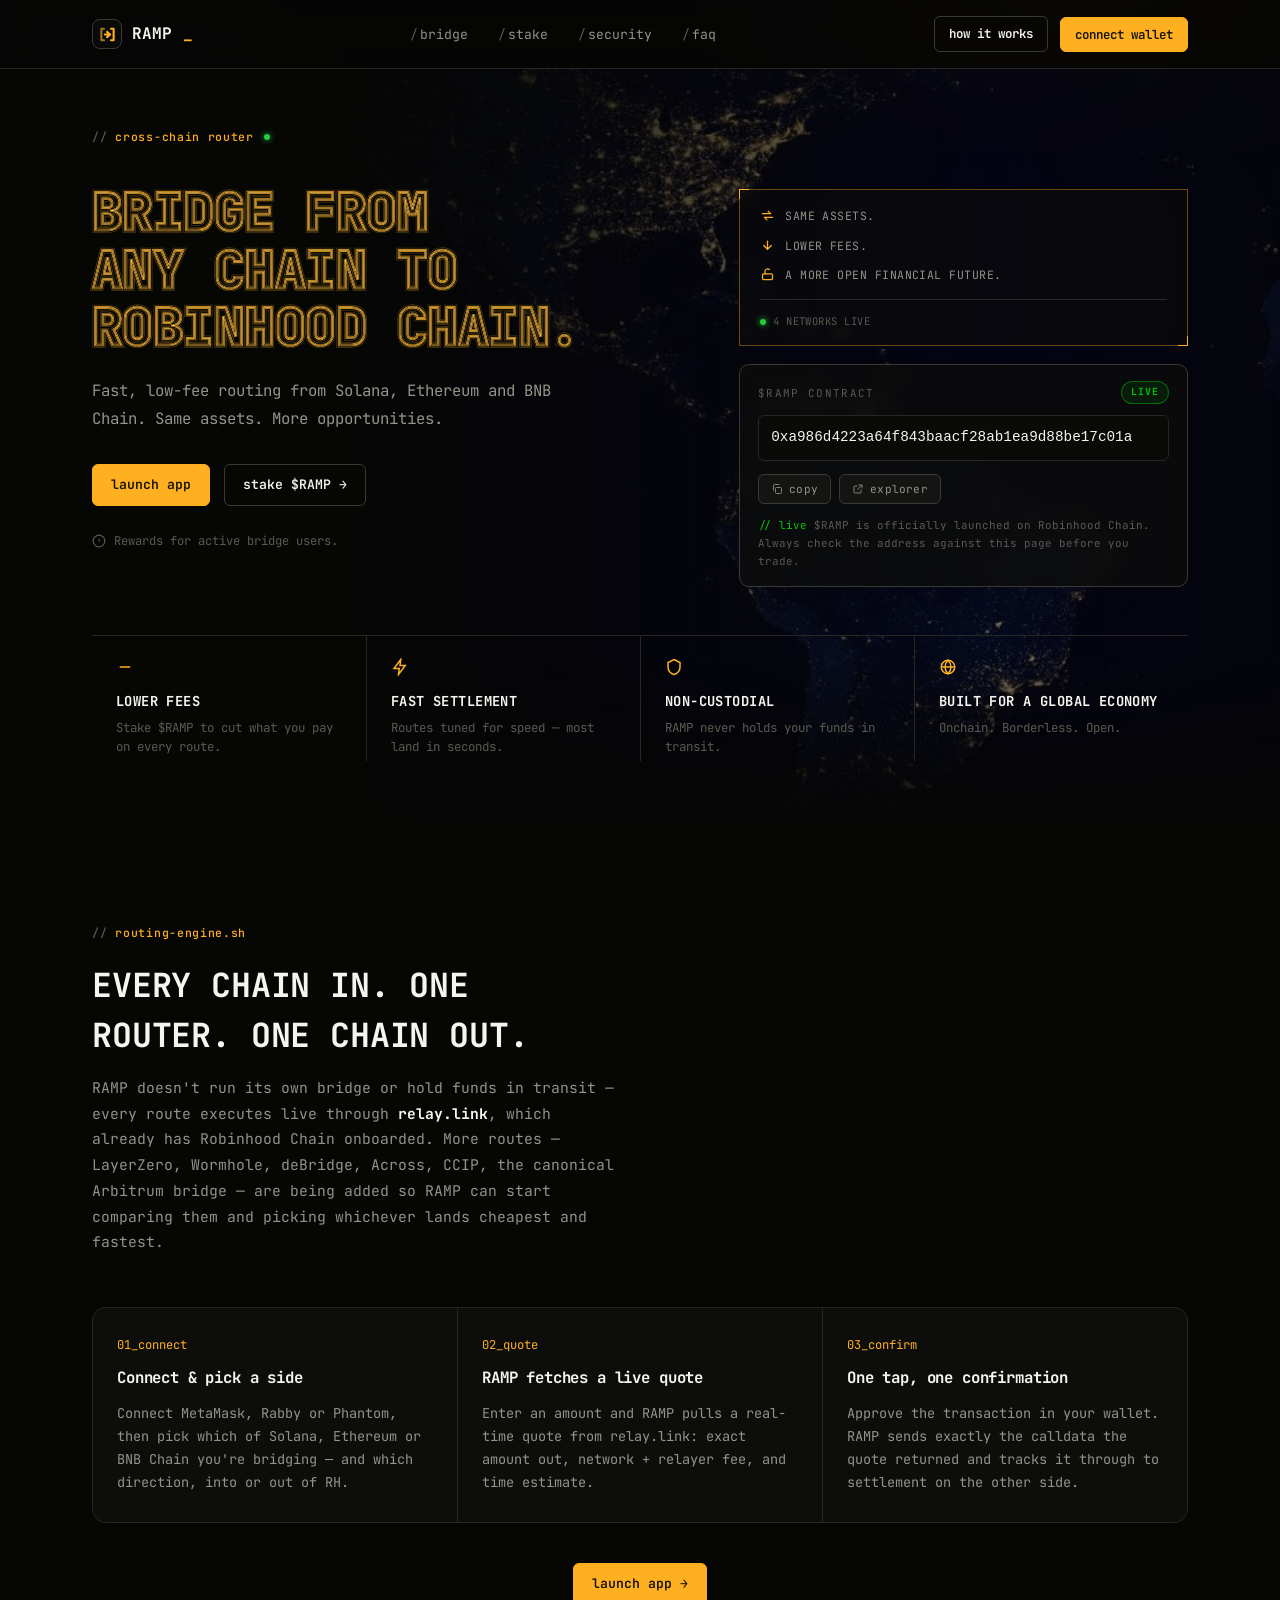
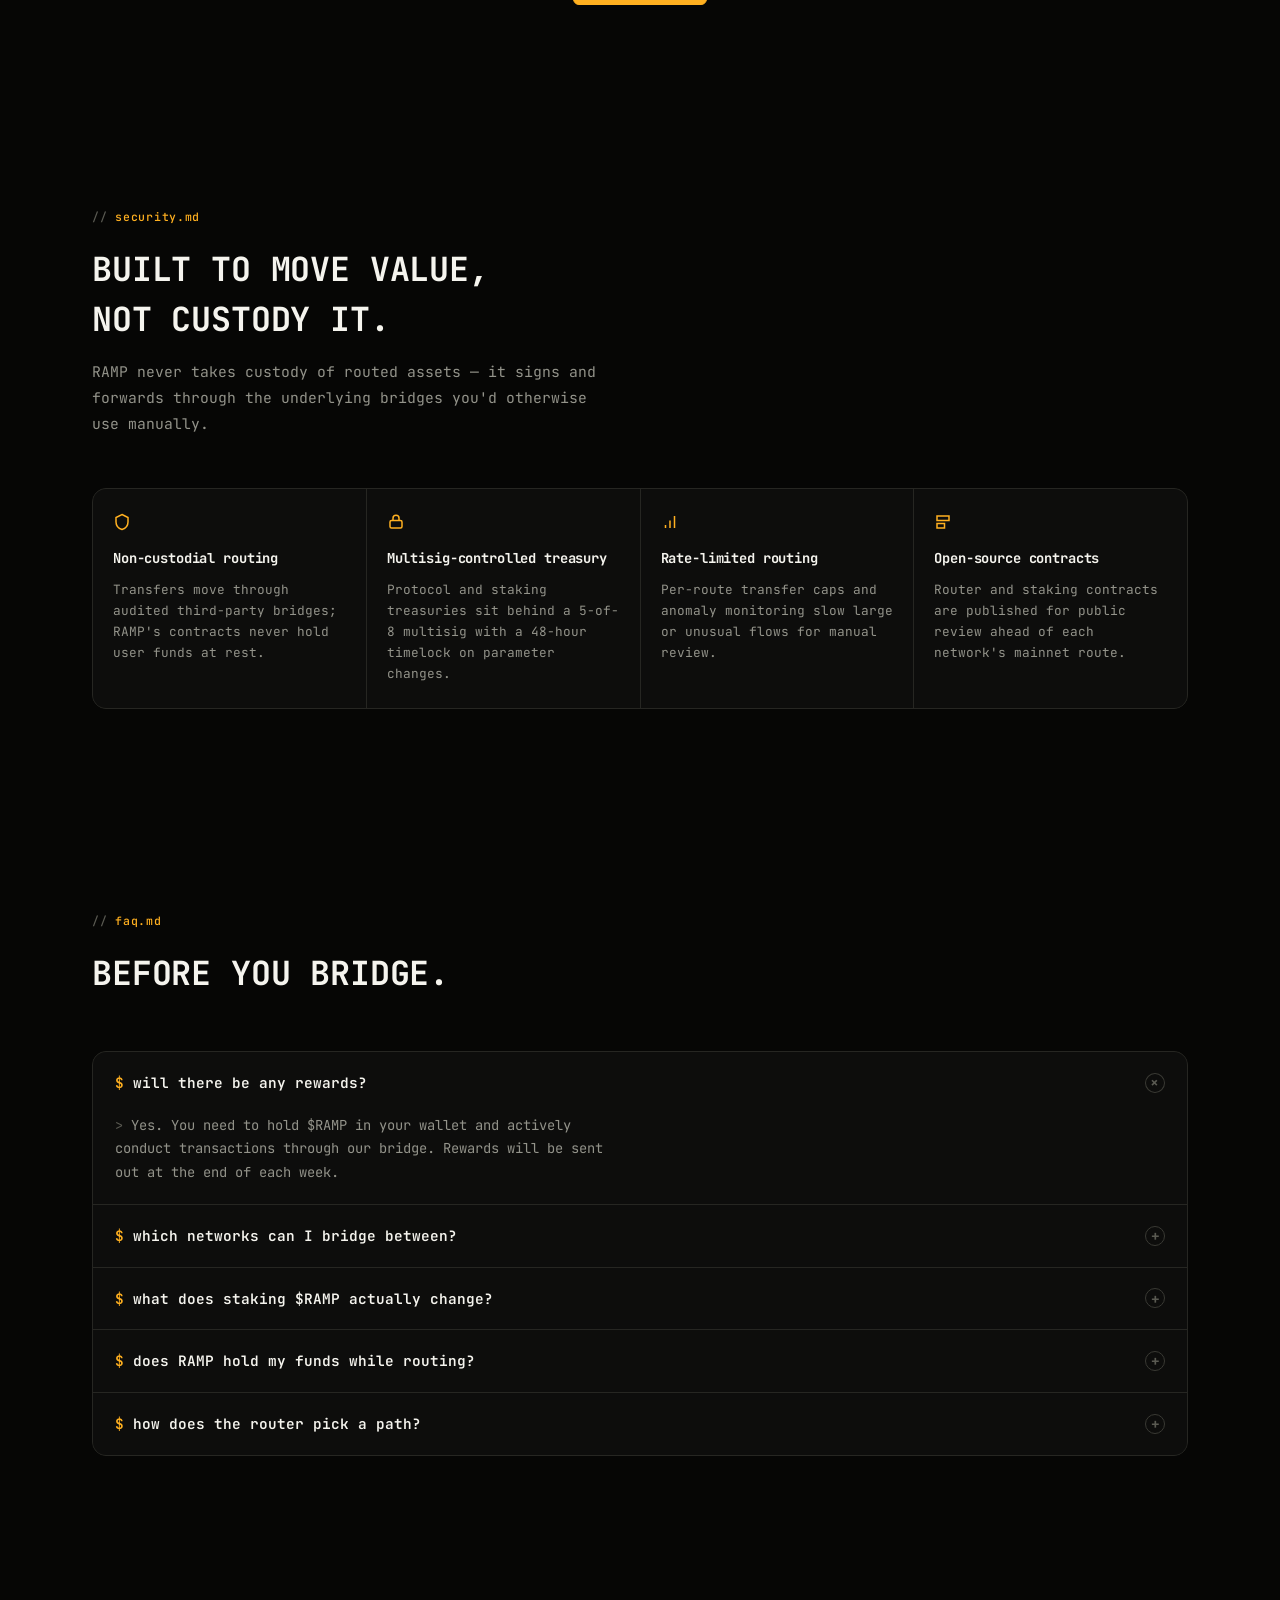
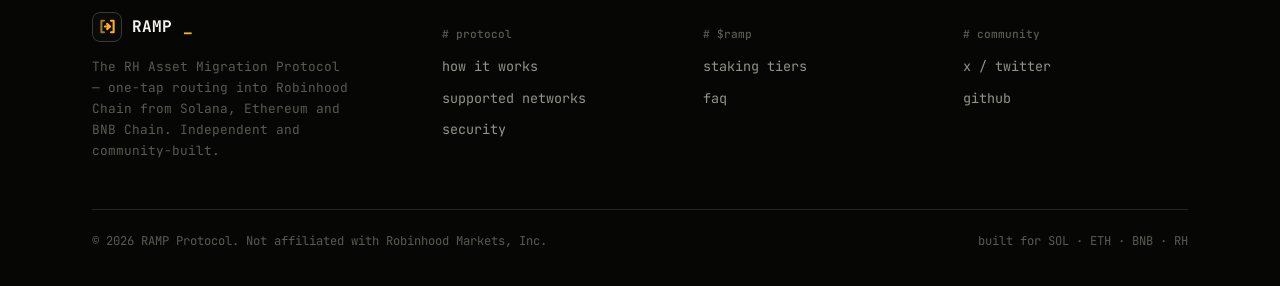
<file: ramp-protocol-main/index.html>
<!doctype html>
<html lang="en">
<head>
  <meta charset="utf-8">
  <meta name="viewport" content="width=device-width, initial-scale=1">
  <link rel="icon" href="favicon.svg" type="image/svg+xml">
  <link rel="icon" href="favicon-32.png" sizes="32x32" type="image/png">
  <link rel="icon" href="favicon-192.png" sizes="192x192" type="image/png">
  <link rel="apple-touch-icon" href="apple-touch-icon.png">
  <title>RAMP Protocol</title>
  <link rel="preconnect" href="https://fonts.googleapis.com">
  <link rel="preconnect" href="https://fonts.gstatic.com" crossorigin>
  <link href="https://fonts.googleapis.com/css2?family=JetBrains+Mono:wght@400;500;600;700;800&display=swap" rel="stylesheet">
  <link rel="stylesheet" href="styles.css">
</head>
<body>
<div class="atmosphere" aria-hidden="true"></div>

<div class="modal-overlay" id="walletModal" hidden>
  <div class="term modal-panel" role="dialog" aria-modal="true" aria-labelledby="walletModalTitle">
    <div class="term-bar">
      <span class="term-dot" style="background:var(--dot-red);"></span>
      <span class="term-dot" style="background:var(--dot-amber);"></span>
      <span class="term-dot" style="background:var(--dot-green);"></span>
      <span class="term-title" id="walletModalTitle">connect-wallet.sh</span>
      <button class="modal-close" id="walletModalClose" aria-label="Close" style="margin-left:auto;">✕</button>
    </div>
    <div class="term-body">
      <button class="wallet-row" data-wallet="metamask">
        <span class="wallet-row-main">
          <span class="wallet-swatch" style="background:#f6851b;">MM</span>
          <span>
            <span class="wallet-name" style="display:block;">MetaMask</span>
            <span class="wallet-sub">EVM · ETH / BNB</span>
          </span>
        </span>
        <span class="wallet-status" data-status="metamask">checking…</span>
      </button>
      <button class="wallet-row" data-wallet="rabby">
        <span class="wallet-row-main">
          <span class="wallet-swatch" style="background:#7a7ffc;">RB</span>
          <span>
            <span class="wallet-name" style="display:block;">Rabby Wallet</span>
            <span class="wallet-sub">EVM · ETH / BNB</span>
          </span>
        </span>
        <span class="wallet-status" data-status="rabby">checking…</span>
      </button>
      <button class="wallet-row" data-wallet="phantom">
        <span class="wallet-row-main">
          <span class="wallet-swatch" style="background:#ab9ff2;">PH</span>
          <span>
            <span class="wallet-name" style="display:block;">Phantom</span>
            <span class="wallet-sub">Solana</span>
          </span>
        </span>
        <span class="wallet-status" data-status="phantom">checking…</span>
      </button>
    </div>
    <div class="modal-foot">Connecting only shares your public address for a quote. RAMP requests a signature only when you press Bridge on the next screen — always review the transaction in your wallet before approving it.</div>
  </div>
</div>

<header class="nav">
  <div class="wrap nav-row">
    <a class="brand" href="index.html">
      <span class="brand-mark">
        <svg viewBox="0 0 100 100" aria-hidden="true">
          <path d="M31.6,20.1 H17.8 V79.9 H31.6" fill="none" stroke="#9c7a1f" stroke-width="10.9" stroke-linecap="round" stroke-linejoin="round"/>
          <path d="M68.4,20.1 H82.2 V79.9 H68.4" fill="none" stroke="#ffb020" stroke-width="10.9" stroke-linecap="round" stroke-linejoin="round"/>
          <path d="M36.2,50 H56.9 M47.7,36.2 L63.8,50 L47.7,63.8" fill="none" stroke="#ffb020" stroke-width="10.9" stroke-linecap="round" stroke-linejoin="round"/>
        </svg>
      </span>
      RAMP<span class="cursor-blink">_</span>
    </a>
    <ul class="nav-links">
      <li><a href="bridge.html" data-nav="bridge">bridge</a></li>
      <li><a href="stake.html" data-nav="stake">stake</a></li>
      <li><a href="index.html#security" data-nav="security">security</a></li>
      <li><a href="index.html#faq" data-nav="faq">faq</a></li>
    </ul>
    <div class="nav-cta">
      <a class="btn btn-ghost btn-sm" href="index.html#how">how it works</a>
      <button class="btn btn-primary btn-sm" id="navWalletBtn" data-open-wallet>connect wallet</button>
    </div>
  </div>
</header>
<main>
  <section class="hero-poster">
    <div class="hero-poster-bg" aria-hidden="true"></div>
    <div class="hero-poster-fade" aria-hidden="true"></div>
    <div class="wrap hero-poster-inner">
      <span class="eyebrow">cross-chain router <span class="dot"></span></span>

      <div class="hero-poster-grid">
        <div>
          <h1 class="stripe-h1">
            <span class="stripe-layer L1" aria-hidden="true">Bridge from any chain to Robinhood Chain.</span>
            <span class="stripe-layer L2" aria-hidden="true">Bridge from any chain to Robinhood Chain.</span>
            <span class="stripe-layer L3" aria-hidden="true">Bridge from any chain to Robinhood Chain.</span>
            <span class="stripe-layer L4" aria-hidden="true">Bridge from any chain to Robinhood Chain.</span>
            <span class="stripe-layer front">Bridge from any chain to Robinhood Chain.</span>
          </h1>
          <p class="lede">Fast, low-fee routing from Solana, Ethereum and BNB Chain. Same assets. More opportunities.</p>
          <div class="hero-ctas">
            <a class="btn btn-primary" href="bridge.html">launch app</a>
            <a class="btn btn-ghost" href="stake.html">stake $RAMP →</a>
          </div>
          <div class="hero-disclaimer">
            <svg width="14" height="14" viewBox="0 0 24 24" fill="none" stroke="currentColor" stroke-width="2"><circle cx="12" cy="12" r="10"/><path d="M12 8v5"/><path d="M12 16h.01"/></svg>
            <p>Rewards for active bridge users.</p>
          </div>
        </div>
        <div>
          <div class="bracket-box">
            <ul class="promise-list">
              <li>
                <span class="promise-ic"><svg width="15" height="15" viewBox="0 0 24 24" fill="none" stroke="currentColor" stroke-width="2" stroke-linecap="round" stroke-linejoin="round"><path d="M4 9h13l-4-4"/><path d="M20 15H7l4 4"/></svg></span>
                Same assets.
              </li>
              <li>
                <span class="promise-ic"><svg width="15" height="15" viewBox="0 0 24 24" fill="none" stroke="currentColor" stroke-width="2" stroke-linecap="round" stroke-linejoin="round"><path d="M12 5v13"/><path d="M18 12l-6 6-6-6"/></svg></span>
                Lower fees.
              </li>
              <li>
                <span class="promise-ic"><svg width="15" height="15" viewBox="0 0 24 24" fill="none" stroke="currentColor" stroke-width="2" stroke-linecap="round" stroke-linejoin="round"><rect x="4" y="11" width="16" height="9" rx="2"/><path d="M8 11V7a4 4 0 0 1 7-2.7"/></svg></span>
                A more open financial future.
              </li>
            </ul>
            <div class="promise-chains">
              <span class="promise-live"><span class="dot"></span>4 networks live</span>
            </div>
          </div>

          <div class="contract-box">
            <div class="contract-box-top">
              <span class="contract-label">$RAMP contract</span>
              <span class="contract-badge" id="contractBadge">example</span>
            </div>
            <code id="contractAddress">—</code>
            <div class="contract-actions">
              <button class="chip-btn" id="contractCopyBtn" type="button">
                <svg width="12" height="12" viewBox="0 0 24 24" fill="none" stroke="currentColor" stroke-width="2" stroke-linejoin="round"><rect x="9" y="9" width="12" height="12" rx="2"/><path d="M5 15V5a2 2 0 0 1 2-2h10"/></svg>
                <span class="chip-label">copy</span>
              </button>
              <a class="chip-btn" id="contractExplorerLink" href="#" target="_blank" rel="noopener">
                <svg width="12" height="12" viewBox="0 0 24 24" fill="none" stroke="currentColor" stroke-width="2" stroke-linecap="round" stroke-linejoin="round"><path d="M14 4h6v6"/><path d="M20 4 11 13"/><path d="M18 14v5a1 1 0 0 1-1 1H5a1 1 0 0 1-1-1V7a1 1 0 0 1 1-1h5"/></svg>
                explorer
              </a>
            </div>
            <p class="contract-note" id="contractNote"></p>
          </div>
        </div>
      </div>

      <div class="hero-feature-row">
        <div class="hero-feature">
          <span class="ic"><svg width="18" height="18" viewBox="0 0 24 24" fill="none" stroke="currentColor" stroke-width="2"><path d="M5 12h14"/></svg></span>
          <h4>Lower fees</h4>
          <p>Stake $RAMP to cut what you pay on every route.</p>
        </div>
        <div class="hero-feature">
          <span class="ic"><svg width="18" height="18" viewBox="0 0 24 24" fill="none" stroke="currentColor" stroke-width="2"><path d="M13 2 4 14h7l-1 8 9-12h-7l1-8z"/></svg></span>
          <h4>Fast settlement</h4>
          <p>Routes tuned for speed — most land in seconds.</p>
        </div>
        <div class="hero-feature">
          <span class="ic"><svg width="18" height="18" viewBox="0 0 24 24" fill="none" stroke="currentColor" stroke-width="2"><path d="M12 2l8 4v6c0 5-3.5 8.5-8 10-4.5-1.5-8-5-8-10V6z"/></svg></span>
          <h4>Non-custodial</h4>
          <p>RAMP never holds your funds in transit.</p>
        </div>
        <div class="hero-feature">
          <span class="ic"><svg width="18" height="18" viewBox="0 0 24 24" fill="none" stroke="currentColor" stroke-width="2"><circle cx="12" cy="12" r="9"/><path d="M3 12h18M12 3c2.5 2.5 4 6 4 9s-1.5 6.5-4 9c-2.5-2.5-4-6-4-9s1.5-6.5 4-9z"/></svg></span>
          <h4>Built for a global economy</h4>
          <p>Onchain. Borderless. Open.</p>
        </div>
      </div>
    </div>
  </section>
  <section id="how">
    <div class="wrap">
      <div class="section-head reveal">
        <span class="eyebrow">routing-engine.sh</span>
        <h2>Every chain in. One router. One chain out.</h2>
        <p>RAMP doesn't run its own bridge or hold funds in transit — every route executes live through <strong style="color:var(--text-hi);">relay.link</strong>, which already has Robinhood Chain onboarded. More routes — LayerZero, Wormhole, deBridge, Across, CCIP, the canonical Arbitrum bridge — are being added so RAMP can start comparing them and picking whichever lands cheapest and fastest.</p>
      </div>

      <div class="steps">
        <div class="step reveal">
          <span class="num">01_connect</span>
          <h3>Connect &amp; pick a side</h3>
          <p>Connect MetaMask, Rabby or Phantom, then pick which of Solana, Ethereum or BNB Chain you're bridging — and which direction, into or out of RH.</p>
        </div>
        <div class="step reveal">
          <span class="num">02_quote</span>
          <h3>RAMP fetches a live quote</h3>
          <p>Enter an amount and RAMP pulls a real-time quote from relay.link: exact amount out, network + relayer fee, and time estimate.</p>
        </div>
        <div class="step reveal">
          <span class="num">03_confirm</span>
          <h3>One tap, one confirmation</h3>
          <p>Approve the transaction in your wallet. RAMP sends exactly the calldata the quote returned and tracks it through to settlement on the other side.</p>
        </div>
      </div>

      <div style="margin-top:40px; text-align:center;">
        <a class="btn btn-primary" href="bridge.html">launch app →</a>
      </div>
    </div>
  </section>
  <section id="security">
    <div class="wrap">
      <div class="section-head reveal">
        <span class="eyebrow">security.md</span>
        <h2>Built to move value, not custody it.</h2>
        <p>RAMP never takes custody of routed assets — it signs and forwards through the underlying bridges you'd otherwise use manually.</p>
      </div>
      <div class="security-grid">
        <div class="security-item reveal">
          <span class="ic"><svg width="18" height="18" viewBox="0 0 24 24" fill="none" stroke="currentColor" stroke-width="2"><path d="M12 2l8 4v6c0 5-3.5 8.5-8 10-4.5-1.5-8-5-8-10V6z"/></svg></span>
          <h3>Non-custodial routing</h3>
          <p>Transfers move through audited third-party bridges; RAMP's contracts never hold user funds at rest.</p>
        </div>
        <div class="security-item reveal">
          <span class="ic"><svg width="18" height="18" viewBox="0 0 24 24" fill="none" stroke="currentColor" stroke-width="2"><rect x="4" y="10" width="16" height="10" rx="2"/><path d="M8 10V7a4 4 0 0 1 8 0v3"/></svg></span>
          <h3>Multisig-controlled treasury</h3>
          <p>Protocol and staking treasuries sit behind a 5-of-8 multisig with a 48-hour timelock on parameter changes.</p>
        </div>
        <div class="security-item reveal">
          <span class="ic"><svg width="18" height="18" viewBox="0 0 24 24" fill="none" stroke="currentColor" stroke-width="2"><path d="M12 20V10"/><path d="M18 20V4"/><path d="M6 20v-4"/></svg></span>
          <h3>Rate-limited routing</h3>
          <p>Per-route transfer caps and anomaly monitoring slow large or unusual flows for manual review.</p>
        </div>
        <div class="security-item reveal">
          <span class="ic"><svg width="18" height="18" viewBox="0 0 24 24" fill="none" stroke="currentColor" stroke-width="2"><path d="M4 4h16v6H4z"/><path d="M4 14h10v6H4z"/></svg></span>
          <h3>Open-source contracts</h3>
          <p>Router and staking contracts are published for public review ahead of each network's mainnet route.</p>
        </div>
      </div>
    </div>
  </section>
  <section id="faq">
    <div class="wrap">
      <div class="section-head reveal">
        <span class="eyebrow">faq.md</span>
        <h2>Before you bridge.</h2>
      </div>
      <div class="faq-list">
        <details class="faq-item reveal" open>
          <summary><span class="q">will there be any rewards? </span><span class="plus">+</span></summary>
          <p class="faq-a">Yes. You need to hold $RAMP in your wallet and actively conduct transactions through our bridge. Rewards will be sent out at the end of each week.</p>
        </details>
        <details class="faq-item reveal">
          <summary><span class="q">which networks can I bridge between?</span><span class="plus">+</span></summary>
          <p class="faq-a">RAMP currently routes transfers between Solana, Ethereum and BNB Chain into Robinhood Chain, with return routes back out to each source chain.</p>
        </details>
        <details class="faq-item reveal">
          <summary><span class="q">what does staking $RAMP actually change?</span><span class="plus">+</span></summary>
          <p class="faq-a">Staked $RAMP lowers the routing fee applied to your transfers and raises their priority when a route is congested. Fees step down across four tiers, from 0.30% unstaked to 0.05% at the Gold tier.</p>
        </details>
        <details class="faq-item reveal">
          <summary><span class="q">does RAMP hold my funds while routing?</span><span class="plus">+</span></summary>
          <p class="faq-a">No. RAMP signs and forwards transfers through the underlying bridge for the selected route — it does not take custody of assets in transit.</p>
        </details>
        <details class="faq-item reveal">
          <summary><span class="q">how does the router pick a path?</span><span class="plus">+</span></summary>
          <p class="faq-a">Right now every route executes through relay.link, the first network RAMP has integrated. As more bridges are added, each quote will score them live on liquidity depth, fees and confirmation time and execute the best one — still as a single transaction you approve once.</p>
        </details>
      </div>
    </div>
  </section>
</main>

<footer>
  <div class="wrap">
    <div class="footer-grid">
      <div class="footer-brand">
        <a class="brand" href="index.html">
          <span class="brand-mark">
        <svg viewBox="0 0 100 100" aria-hidden="true">
          <path d="M31.6,20.1 H17.8 V79.9 H31.6" fill="none" stroke="#9c7a1f" stroke-width="10.9" stroke-linecap="round" stroke-linejoin="round"/>
          <path d="M68.4,20.1 H82.2 V79.9 H68.4" fill="none" stroke="#ffb020" stroke-width="10.9" stroke-linecap="round" stroke-linejoin="round"/>
          <path d="M36.2,50 H56.9 M47.7,36.2 L63.8,50 L47.7,63.8" fill="none" stroke="#ffb020" stroke-width="10.9" stroke-linecap="round" stroke-linejoin="round"/>
        </svg>
      </span>
          RAMP<span class="cursor-blink">_</span>
        </a>
        <p>The RH Asset Migration Protocol — one-tap routing into Robinhood Chain from Solana, Ethereum and BNB Chain. Independent and community-built.</p>
      </div>
      <div class="footer-col">
        <h4>protocol</h4>
        <ul>
          <li><a href="index.html#how">how it works</a></li>
          <li><a href="bridge.html">supported networks</a></li>
          <li><a href="index.html#security">security</a></li>
        </ul>
      </div>
      <div class="footer-col">
        <h4>$ramp</h4>
        <ul>
          <li><a href="stake.html">staking tiers</a></li>
          <li><a href="index.html#faq">faq</a></li>
        </ul>
      </div>
      <div class="footer-col">
        <h4>community</h4>
        <ul>
          <li><a href="https://x.com/ramprotocolxyz">x / twitter</a></li>
          <li><a href="https://github.com/blastezzz/ramp_bridge">github</a></li>
        </ul>
      </div>
    </div>
    <div class="footer-bottom">
      <p>© 2026 RAMP Protocol. Not affiliated with Robinhood Markets, Inc.</p>
      <p>built for SOL · ETH · BNB · RH</p>
    </div>
  </div>
</footer>
<script src="app.js"></script>
</body>
</html>
</file>
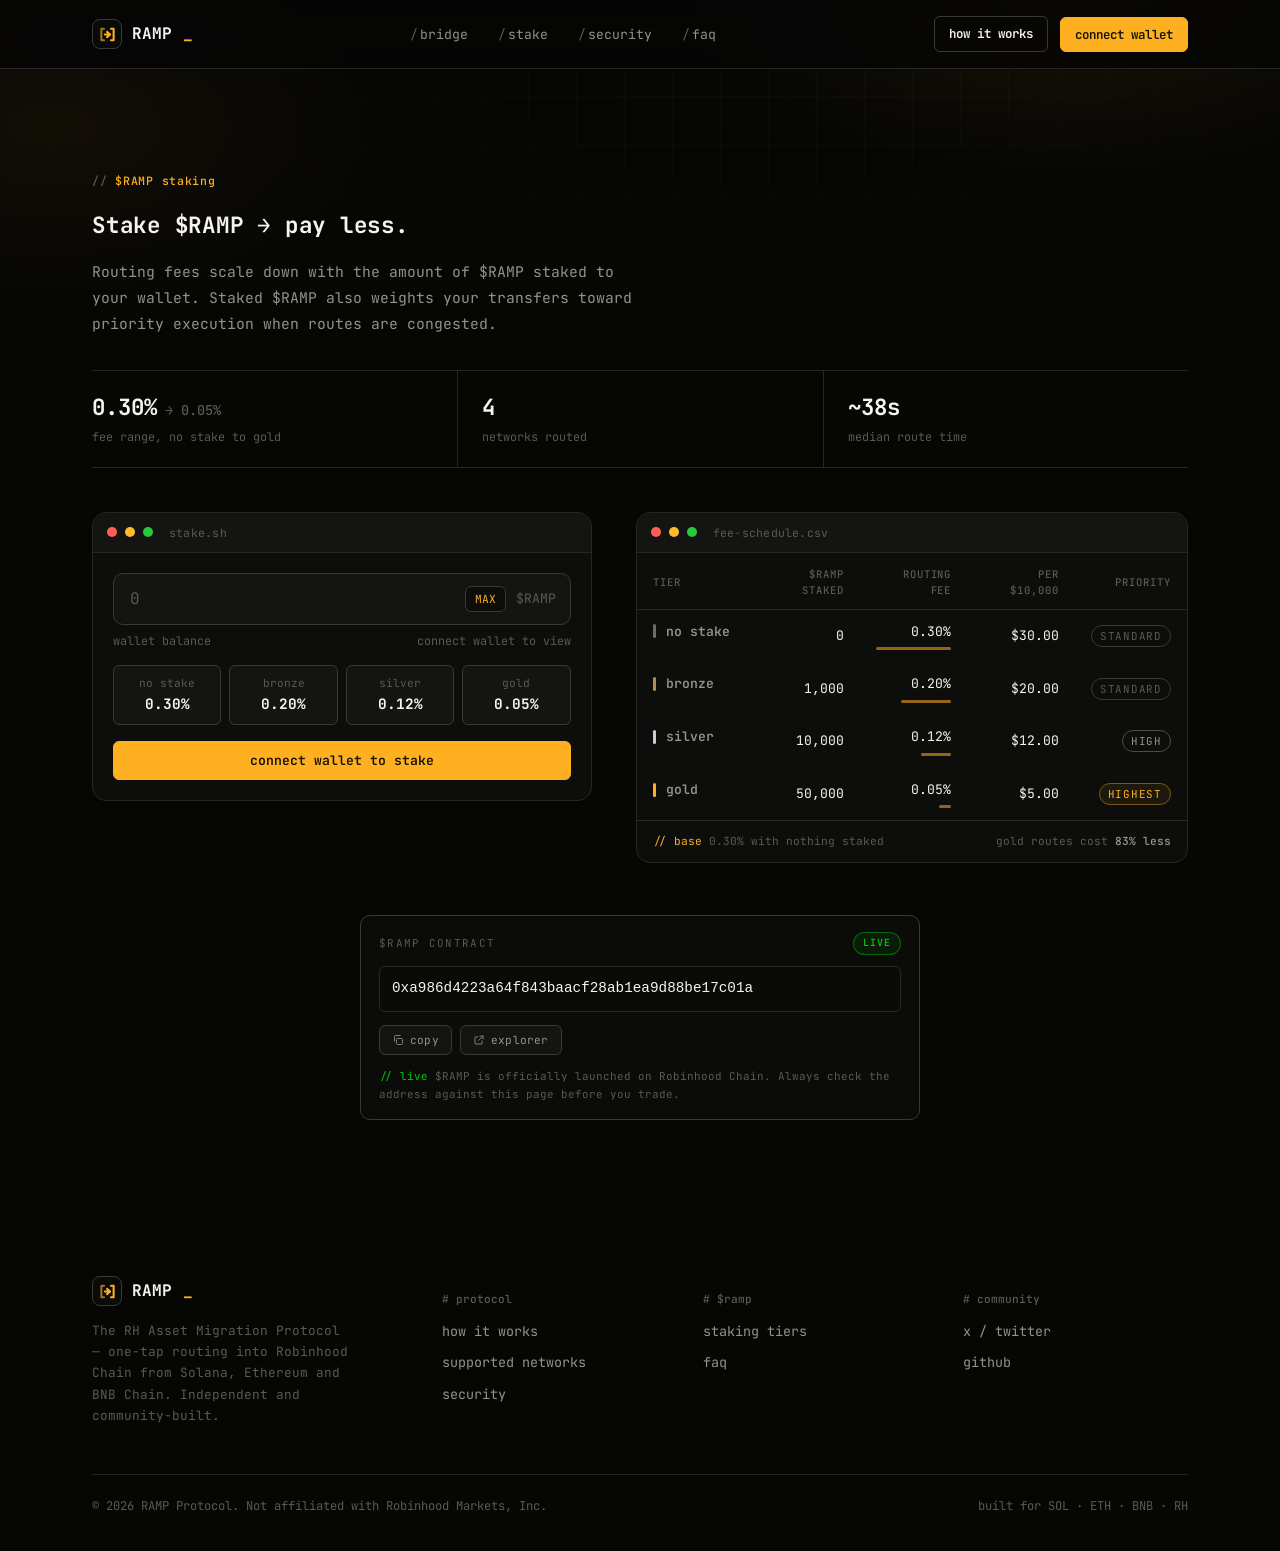
<file: ramp-protocol-main/stake.html>
<!doctype html>
<html lang="en">
<head>
  <meta charset="utf-8">
  <meta name="viewport" content="width=device-width, initial-scale=1">
  <link rel="icon" href="favicon.svg" type="image/svg+xml">
  <link rel="icon" href="favicon-32.png" sizes="32x32" type="image/png">
  <link rel="icon" href="favicon-192.png" sizes="192x192" type="image/png">
  <link rel="apple-touch-icon" href="apple-touch-icon.png">
  <title>Stake $RAMP — RAMP Protocol</title>
  <link rel="preconnect" href="https://fonts.googleapis.com">
  <link rel="preconnect" href="https://fonts.gstatic.com" crossorigin>
  <link href="https://fonts.googleapis.com/css2?family=JetBrains+Mono:wght@400;500;600;700;800&display=swap" rel="stylesheet">
  <link rel="stylesheet" href="styles.css">
</head>
<body>
<div class="atmosphere" aria-hidden="true"></div>

<div class="modal-overlay" id="walletModal" hidden>
  <div class="term modal-panel" role="dialog" aria-modal="true" aria-labelledby="walletModalTitle">
    <div class="term-bar">
      <span class="term-dot" style="background:var(--dot-red);"></span>
      <span class="term-dot" style="background:var(--dot-amber);"></span>
      <span class="term-dot" style="background:var(--dot-green);"></span>
      <span class="term-title" id="walletModalTitle">connect-wallet.sh</span>
      <button class="modal-close" id="walletModalClose" aria-label="Close" style="margin-left:auto;">✕</button>
    </div>
    <div class="term-body">
      <button class="wallet-row" data-wallet="metamask">
        <span class="wallet-row-main">
          <span class="wallet-swatch" style="background:#f6851b;">MM</span>
          <span>
            <span class="wallet-name" style="display:block;">MetaMask</span>
            <span class="wallet-sub">EVM · ETH / BNB</span>
          </span>
        </span>
        <span class="wallet-status" data-status="metamask">checking…</span>
      </button>
      <button class="wallet-row" data-wallet="rabby">
        <span class="wallet-row-main">
          <span class="wallet-swatch" style="background:#7a7ffc;">RB</span>
          <span>
            <span class="wallet-name" style="display:block;">Rabby Wallet</span>
            <span class="wallet-sub">EVM · ETH / BNB</span>
          </span>
        </span>
        <span class="wallet-status" data-status="rabby">checking…</span>
      </button>
      <button class="wallet-row" data-wallet="phantom">
        <span class="wallet-row-main">
          <span class="wallet-swatch" style="background:#ab9ff2;">PH</span>
          <span>
            <span class="wallet-name" style="display:block;">Phantom</span>
            <span class="wallet-sub">Solana</span>
          </span>
        </span>
        <span class="wallet-status" data-status="phantom">checking…</span>
      </button>
    </div>
    <div class="modal-foot">Connecting only shares your public address for a quote. RAMP requests a signature only when you press Bridge on the next screen — always review the transaction in your wallet before approving it.</div>
  </div>
</div>

<header class="nav">
  <div class="wrap nav-row">
    <a class="brand" href="index.html">
      <span class="brand-mark">
        <svg viewBox="0 0 100 100" aria-hidden="true">
          <path d="M31.6,20.1 H17.8 V79.9 H31.6" fill="none" stroke="#9c7a1f" stroke-width="10.9" stroke-linecap="round" stroke-linejoin="round"/>
          <path d="M68.4,20.1 H82.2 V79.9 H68.4" fill="none" stroke="#ffb020" stroke-width="10.9" stroke-linecap="round" stroke-linejoin="round"/>
          <path d="M36.2,50 H56.9 M47.7,36.2 L63.8,50 L47.7,63.8" fill="none" stroke="#ffb020" stroke-width="10.9" stroke-linecap="round" stroke-linejoin="round"/>
        </svg>
      </span>
      RAMP<span class="cursor-blink">_</span>
    </a>
    <ul class="nav-links">
      <li><a href="bridge.html" data-nav="bridge">bridge</a></li>
      <li><a href="stake.html" data-nav="stake">stake</a></li>
      <li><a href="index.html#security" data-nav="security">security</a></li>
      <li><a href="index.html#faq" data-nav="faq">faq</a></li>
    </ul>
    <div class="nav-cta">
      <a class="btn btn-ghost btn-sm" href="index.html#how">how it works</a>
      <button class="btn btn-primary btn-sm" id="navWalletBtn" data-open-wallet>connect wallet</button>
    </div>
  </div>
</header>
<main>
  <section id="stake">
    <div class="wrap">

      <div class="stake-head reveal">
        <span class="eyebrow">$RAMP staking</span>
        <h2>Stake $RAMP → pay less.</h2>
        <p class="body">Routing fees scale down with the amount of $RAMP staked to your wallet. Staked $RAMP also weights your transfers toward priority execution when routes are congested.</p>
      </div>

      <div class="stake-stats">
          <div class="stake-stat">
            <div class="n">0.30%<span class="sub"> → 0.05%</span></div>
            <div class="l">fee range, no stake to gold</div>
          </div>
          <div class="stake-stat">
            <div class="n">4</div>
            <div class="l">networks routed</div>
          </div>
          <div class="stake-stat">
            <div class="n">~38s</div>
            <div class="l">median route time</div>
          </div>
        </div>

      <div class="stake-grid">
        <div class="term stake-form reveal">
          <div class="term-bar">
            <span class="term-dot" style="background:var(--dot-red);"></span>
            <span class="term-dot" style="background:var(--dot-amber);"></span>
            <span class="term-dot" style="background:var(--dot-green);"></span>
            <span class="term-title">stake.sh</span>
          </div>
          <div class="term-body">
            <div class="connected-box" id="stakeConnectedBox" hidden>
              <div class="who">
                <span class="wallet-chip" style="cursor:default; padding:0; border:none; background:none;">
                  <span class="net-dot"></span>
                  <span id="stakeConnectedAddr" class="addr">0x0000…0000</span>
                </span>
              </div>
              <span class="net" id="stakeConnectedNet">—</span>
            </div>

            <div class="stake-input-row">
              <input type="number" min="0" step="1" placeholder="0" id="stakeAmountInput" inputmode="decimal" aria-label="$RAMP amount to stake">
              <button class="stake-max" id="stakeMaxBtn" type="button">MAX</button>
              <span style="color:var(--text-dim); font-size:0.82rem;">$RAMP</span>
            </div>
            <div class="stake-balance-row">
              <span>wallet balance</span>
              <span id="stakeBalanceValue">connect wallet to view</span>
            </div>

            <div class="tier-preview" id="tierPreview">
              <div class="tier-chip" data-tier="0">no stake<span class="fee">0.30%</span></div>
              <div class="tier-chip" data-tier="1000">bronze<span class="fee">0.20%</span></div>
              <div class="tier-chip" data-tier="10000">silver<span class="fee">0.12%</span></div>
              <div class="tier-chip" data-tier="50000">gold<span class="fee">0.05%</span></div>
            </div>

            <button class="btn btn-primary btn-full" id="stakeActionBtn" data-open-wallet>connect wallet to stake</button>
            <p class="pending-note" id="stakePendingNote" hidden><span class="tag"></span></p>
          </div>
        </div>

        <div class="term fee-card reveal">
        <div class="term-bar">
          <span class="term-dot" style="background:var(--dot-red);"></span>
          <span class="term-dot" style="background:var(--dot-amber);"></span>
          <span class="term-dot" style="background:var(--dot-green);"></span>
          <span class="term-title">fee-schedule.csv</span>
        </div>
        <div class="table-scroll">
        <table class="fee-table">
          <thead>
            <tr>
              <th>tier</th>
              <th class="num">$RAMP staked</th>
              <th class="num">routing fee</th>
              <th class="num">per $10,000</th>
              <th class="num">priority</th>
            </tr>
          </thead>
          <tbody>
            <tr data-tier-row="0">
              <td class="tier-name"><span class="tier-swatch" style="background:#6d6d64;"></span>no stake</td>
              <td class="num">0</td>
              <td class="num fee-cell"><span class="fee-val">0.30%</span><span class="fee-bar" style="width:100%;"></span></td>
              <td class="num">$30.00</td>
              <td class="num"><span class="prio prio-std">standard</span></td>
            </tr>
            <tr data-tier-row="1000">
              <td class="tier-name"><span class="tier-swatch" style="background:#b08d57;"></span>bronze</td>
              <td class="num">1,000</td>
              <td class="num fee-cell"><span class="fee-val">0.20%</span><span class="fee-bar" style="width:67%;"></span></td>
              <td class="num">$20.00</td>
              <td class="num"><span class="prio prio-std">standard</span></td>
            </tr>
            <tr data-tier-row="10000">
              <td class="tier-name"><span class="tier-swatch" style="background:#c9ccd4;"></span>silver</td>
              <td class="num">10,000</td>
              <td class="num fee-cell"><span class="fee-val">0.12%</span><span class="fee-bar" style="width:40%;"></span></td>
              <td class="num">$12.00</td>
              <td class="num"><span class="prio prio-high">high</span></td>
            </tr>
            <tr data-tier-row="50000">
              <td class="tier-name"><span class="tier-swatch" style="background:#ffb020;"></span>gold</td>
              <td class="num">50,000</td>
              <td class="num fee-cell"><span class="fee-val">0.05%</span><span class="fee-bar" style="width:17%;"></span></td>
              <td class="num">$5.00</td>
              <td class="num"><span class="prio prio-top">highest</span></td>
            </tr>
          </tbody>
        </table>
        </div>
        <div class="fee-foot">
          <span><span class="tag">// base</span> 0.30% with nothing staked</span>
          <span class="fee-foot-save">gold routes cost <strong>83% less</strong></span>
        </div>
      </div>
      </div>

      <div class="contract-center">
        <div class="contract-box reveal">
          <div class="contract-box-top">
            <span class="contract-label">$RAMP contract</span>
            <span class="contract-badge" id="contractBadge">example</span>
          </div>
          <code id="contractAddress">—</code>
          <div class="contract-actions">
            <button class="chip-btn" id="contractCopyBtn" type="button">
              <svg width="12" height="12" viewBox="0 0 24 24" fill="none" stroke="currentColor" stroke-width="2" stroke-linejoin="round"><rect x="9" y="9" width="12" height="12" rx="2"/><path d="M5 15V5a2 2 0 0 1 2-2h10"/></svg>
              <span class="chip-label">copy</span>
            </button>
            <a class="chip-btn" id="contractExplorerLink" href="#" target="_blank" rel="noopener">
              <svg width="12" height="12" viewBox="0 0 24 24" fill="none" stroke="currentColor" stroke-width="2" stroke-linecap="round" stroke-linejoin="round"><path d="M14 4h6v6"/><path d="M20 4 11 13"/><path d="M18 14v5a1 1 0 0 1-1 1H5a1 1 0 0 1-1-1V7a1 1 0 0 1 1-1h5"/></svg>
              explorer
            </a>
          </div>
          <p class="contract-note" id="contractNote"></p>
        </div>
      </div>

    </div>
  </section>
</main>

<footer>
  <div class="wrap">
    <div class="footer-grid">
      <div class="footer-brand">
        <a class="brand" href="index.html">
          <span class="brand-mark">
        <svg viewBox="0 0 100 100" aria-hidden="true">
          <path d="M31.6,20.1 H17.8 V79.9 H31.6" fill="none" stroke="#9c7a1f" stroke-width="10.9" stroke-linecap="round" stroke-linejoin="round"/>
          <path d="M68.4,20.1 H82.2 V79.9 H68.4" fill="none" stroke="#ffb020" stroke-width="10.9" stroke-linecap="round" stroke-linejoin="round"/>
          <path d="M36.2,50 H56.9 M47.7,36.2 L63.8,50 L47.7,63.8" fill="none" stroke="#ffb020" stroke-width="10.9" stroke-linecap="round" stroke-linejoin="round"/>
        </svg>
      </span>
          RAMP<span class="cursor-blink">_</span>
        </a>
        <p>The RH Asset Migration Protocol — one-tap routing into Robinhood Chain from Solana, Ethereum and BNB Chain. Independent and community-built.</p>
      </div>
      <div class="footer-col">
        <h4>protocol</h4>
        <ul>
          <li><a href="index.html#how">how it works</a></li>
          <li><a href="bridge.html">supported networks</a></li>
          <li><a href="index.html#security">security</a></li>
        </ul>
      </div>
      <div class="footer-col">
        <h4>$ramp</h4>
        <ul>
          <li><a href="stake.html">staking tiers</a></li>
          <li><a href="index.html#faq">faq</a></li>
        </ul>
      </div>
      <div class="footer-col">
        <h4>community</h4>
        <ul>
          <li><a href="https://x.com/ramprotocolxyz">x / twitter</a></li>
          <li><a href="https://github.com/blastezzz/ramp_bridge">github</a></li>
        </ul>
      </div>
    </div>
    <div class="footer-bottom">
      <p>© 2026 RAMP Protocol. Not affiliated with Robinhood Markets, Inc.</p>
      <p>built for SOL · ETH · BNB · RH</p>
    </div>
  </div>
</footer>
<script src="app.js"></script>
</body>
</html>
</file>
<file: ramp-protocol-main/styles.css>
:root{
    --black:#060605;
    --black-2:#0a0a09;
    --panel:#0d0d0c;
    --panel-2:#141412;
    --line:#262622;
    --line-bright:#3a3a34;
    --text-hi:#f5f4ee;
    --text-lo:#93938a;
    --text-dim:#5a5a52;
    --amber:#ffb020;
    --amber-hi:#ffc860;
    --amber-dim:#4a380f;
    --rh-green:#00c805;
    --sol-a:#9945ff;
    --sol-b:#14f195;
    --eth:#8ba3ff;
    --bnb:#f0b90b;
    --dot-red:#ff5f56;
    --dot-amber:#ffbd2e;
    --dot-green:#27c93f;
    --radius-lg:14px;
    --radius-md:10px;
    --radius-sm:6px;
    --earth-photo:url("[data-uri]");
  }

  *,*::before,*::after{ box-sizing:border-box; }
  html{ color-scheme: dark; }
  body{
    margin:0;
    background:var(--black);
    color:var(--text-hi);
    font-family:"JetBrains Mono", ui-monospace, "SF Mono", Consolas, monospace;
    -webkit-font-smoothing:antialiased;
    line-height:1.5;
    font-size:15px;
  }
  img{ max-width:100%; }
  [hidden]{ display:none!important; }

  h1,h2,h3{
    font-family:"JetBrains Mono", ui-monospace, monospace;
    text-wrap:balance;
    margin:0;
    letter-spacing:-0.01em;
  }
  p{ margin:0; }
  a{ color:inherit; }
  .mono{ font-variant-numeric: tabular-nums; }

  ::selection{ background:var(--amber-dim); color:var(--amber-hi); }

  /* ---------- background atmosphere ---------- */
  .atmosphere{
    position:fixed; inset:0; z-index:-1; overflow:hidden; pointer-events:none;
    background:
      radial-gradient(50% 38% at 84% -4%, rgba(255,176,32,0.09), transparent 62%),
      radial-gradient(40% 30% at 4% 14%, rgba(255,176,32,0.05), transparent 65%),
      var(--black);
  }
  .atmosphere::after{
    content:"";
    position:absolute; inset:0;
    background-image:
      linear-gradient(rgba(255,255,255,0.022) 1px, transparent 1px),
      linear-gradient(90deg, rgba(255,255,255,0.022) 1px, transparent 1px);
    background-size:48px 48px;
    mask-image: radial-gradient(70% 60% at 60% 0%, #000 20%, transparent 78%);
  }

  .wrap{ max-width:1160px; margin:0 auto; padding:0 32px; }

  /* ---------- terminal window chrome ---------- */
  .term{
    background:var(--panel);
    border:1px solid var(--line);
    border-radius:var(--radius-lg);
    overflow:hidden;
  }
  .term-bar{
    display:flex; align-items:center; gap:8px;
    padding:11px 14px;
    background:var(--panel-2);
    border-bottom:1px solid var(--line);
  }
  .term-dot{ width:10px; height:10px; border-radius:50%; flex:none; }
  .term-title{
    margin-left:8px; font-size:0.72rem; color:var(--text-dim); letter-spacing:0.02em;
  }
  .term-body{ padding:20px; }

  /* ---------- nav ---------- */
  header.nav{
    position:sticky; top:0; z-index:40;
    background:rgba(6,6,5,0.82);
    backdrop-filter:blur(12px);
    border-bottom:1px solid var(--line);
  }
  .nav-row{ display:flex; align-items:center; justify-content:space-between; height:68px; }
  .brand{ display:flex; align-items:center; gap:10px; font-weight:700; font-size:1rem; text-decoration:none; letter-spacing:0.01em; }
  .brand-mark{
    width:30px; height:30px; flex:none; border-radius:8px;
    background:#0a0a09; border:1px solid var(--line-bright);
    display:flex; align-items:center; justify-content:center;
  }
  .brand-mark svg{ width:19px; height:19px; display:block; }
  .brand .cursor-blink{ color:var(--amber); }
  .nav-links{ display:flex; align-items:center; gap:30px; list-style:none; margin:0; padding:0; }
  .nav-links a{ text-decoration:none; color:var(--text-lo); font-size:0.82rem; transition:color .15s ease; }
  .nav-links a::before{ content:"/"; color:var(--text-dim); margin-right:2px; }
  .nav-links a:hover, .nav-links a:focus-visible{ color:var(--amber); }
  .nav-cta{ display:flex; align-items:center; gap:12px; }
  @media (max-width:820px){ .nav-links{ display:none; } }

  .btn{
    appearance:none; border:1px solid transparent; cursor:pointer;
    font-family:inherit; font-weight:600; font-size:0.82rem;
    padding:10px 18px; border-radius:var(--radius-sm);
    text-decoration:none; display:inline-flex; align-items:center; gap:8px;
    transition:transform .15s ease, box-shadow .15s ease, background .15s ease, border-color .15s ease, color .15s ease;
  }
  .btn:focus-visible{ outline:2px solid var(--amber); outline-offset:2px; }
  .btn-primary{
    background:var(--amber); color:#141200; border-color:var(--amber);
    box-shadow:0 0 0 0 rgba(255,176,32,0.5);
  }
  .btn-primary:hover{ background:var(--amber-hi); transform:translateY(-1px); box-shadow:0 8px 22px -8px rgba(255,176,32,0.55); }
  .btn-ghost{ background:transparent; color:var(--text-hi); border-color:var(--line-bright); }
  .btn-ghost:hover{ border-color:var(--amber); color:var(--amber); }
  .btn-sm{ padding:8px 14px; font-size:0.78rem; }

  /* ---------- hero ---------- */
  .hero{ padding:80px 0 92px; }
  .hero-grid{ display:grid; grid-template-columns:1.05fr 0.95fr; gap:52px; align-items:center; }
  @media (max-width:960px){ .hero-grid{ grid-template-columns:1fr; } }

  .eyebrow{
    display:inline-flex; align-items:center; gap:8px;
    font-size:0.72rem; font-weight:500;
    letter-spacing:0.06em; color:var(--amber);
    padding:0; margin-bottom:20px;
  }
  .eyebrow::before{ content:"//"; color:var(--text-dim); }
  .eyebrow .dot{ width:6px; height:6px; border-radius:50%; background:var(--dot-green); box-shadow:0 0 6px var(--dot-green); margin-left:2px; }

  .hero h1, .hero-poster h1{
    font-size:clamp(2.1rem, 4.4vw, 3.3rem); font-weight:800; line-height:1.14;
    text-transform:uppercase; letter-spacing:-0.01em;
  }
  .hero h1 .u, .hero-poster h1 .u{ text-decoration:underline; text-decoration-color:var(--amber); text-underline-offset:6px; text-decoration-thickness:2px; }
  .hero h1 .arrow{ color:var(--amber); }

  /* ---------- striped/groove headline effect (no custom font — layered stroke copies) ---------- */
  .stripe-h1{ position:relative; }
  .stripe-h1 .stripe-layer{ display:block; text-wrap:balance; }
  .stripe-h1 .L1, .stripe-h1 .L2, .stripe-h1 .L3, .stripe-h1 .L4{
    position:absolute; inset:0; color:transparent; pointer-events:none;
  }
  .stripe-h1 .front{ position:relative; color:var(--text-hi); z-index:5; } /* solid fallback if text-stroke is unsupported */
  @supports ((-webkit-text-stroke:1px black) or (text-stroke:1px black)){
    .stripe-h1 .front{
      color:transparent;
      -webkit-text-stroke:0.014em var(--amber-hi); text-stroke:0.014em var(--amber-hi);
    }
    .stripe-h1 .L1{ -webkit-text-stroke:0.11em var(--amber-dim); text-stroke:0.11em var(--amber-dim); z-index:1; }
    .stripe-h1 .L2{ -webkit-text-stroke:0.08em var(--black); text-stroke:0.08em var(--black); z-index:2; }
    .stripe-h1 .L3{ -webkit-text-stroke:0.05em var(--amber); text-stroke:0.05em var(--amber); z-index:3; }
    .stripe-h1 .L4{ -webkit-text-stroke:0.026em var(--black); text-stroke:0.026em var(--black); z-index:4; }
  }
  .hero p.lede, .hero-poster p.lede{ margin-top:22px; font-size:0.98rem; color:var(--text-lo); max-width:54ch; line-height:1.75; }
  .hero p.lede strong, .hero-poster p.lede strong{ color:var(--text-hi); font-weight:600; }
  .hero-ctas{ display:flex; align-items:center; gap:14px; margin-top:32px; flex-wrap:wrap; }
  .hero-disclaimer{
    margin-top:26px; display:flex; gap:8px; align-items:flex-start;
    font-size:0.76rem; color:var(--text-dim); max-width:48ch; line-height:1.6;
  }
  .hero-disclaimer svg{ flex:none; margin-top:2px; color:var(--text-dim); }

  @keyframes blink{ 0%,49%{ opacity:1; } 50%,100%{ opacity:0; } }
  @keyframes pulse{ 0%,100%{ opacity:1; } 50%{ opacity:0.35; } }
  .caret{ display:inline-block; width:0.55em; height:1em; background:var(--amber); margin-left:4px; vertical-align:-0.15em; animation:blink 1s step-end infinite; }

  /* ---------- route terminal card ---------- */
  .route-term .term-title{ color:var(--text-dim); }
  .route-line{ white-space:pre-wrap; font-size:0.84rem; line-height:1.9; }
  .route-line .prompt{ color:var(--amber); }
  .route-line .comment{ color:var(--text-dim); }
  .route-line .ok{ color:var(--dot-green); }

  .kv-block{ margin-top:14px; border-top:1px solid var(--line); padding-top:14px; display:flex; flex-direction:column; gap:9px; }
  .kv-row{ display:flex; justify-content:space-between; gap:16px; font-size:0.84rem; }
  .kv-row .k{ color:var(--text-dim); }
  .kv-row .v{ color:var(--text-hi); text-align:right; }
  .kv-row .v.big{ font-size:1.05rem; font-weight:700; }
  .kv-row .v.amber{ color:var(--amber); }

  .route-path{ display:flex; align-items:center; gap:6px; flex-wrap:wrap; font-size:0.78rem; margin-top:4px; }
  .route-path .hop{ background:var(--panel-2); border:1px solid var(--line-bright); padding:3px 9px; border-radius:var(--radius-sm); color:var(--text-hi); }
  .route-path .sep{ color:var(--text-dim); }

  .route-footer{ margin-top:14px; padding-top:14px; border-top:1px solid var(--line); display:flex; justify-content:space-between; align-items:center; font-size:0.76rem; }
  .route-footer .scanned{ color:var(--text-dim); }
  .route-footer .best{ color:var(--dot-green); font-weight:600; }

  .chain-select-row{ display:flex; gap:8px; margin-bottom:14px; }
  .chain-select{
    flex:1; padding:9px 0; display:inline-flex; align-items:center; justify-content:center; gap:7px;
    border-radius:var(--radius-sm); border:1px solid var(--line-bright); background:var(--panel-2); color:var(--text-lo);
    font-family:inherit; font-size:0.8rem; font-weight:700; cursor:pointer; letter-spacing:0.02em;
    transition:border-color .15s ease, background .15s ease, transform .15s ease;
  }
  .chain-select svg{ width:16px; height:16px; flex:none; }
  .chain-select:hover{ border-color:var(--text-lo); transform:translateY(-1px); }
  .chain-select.active{ border-color:var(--amber); color:var(--amber); background:rgba(255,176,32,0.08); }

  .bridge-pair{ display:flex; align-items:center; gap:10px; margin-bottom:14px; }
  .bridge-side{
    flex:1; padding:11px 12px; background:var(--panel-2); border:1px solid var(--line-bright);
    border-radius:var(--radius-md); font-size:0.84rem; font-weight:600;
    display:flex; align-items:center; justify-content:center; gap:8px;
  }
  .bridge-side svg{ width:17px; height:17px; flex:none; }
  .swap-dir-btn{
    flex:none; width:32px; height:32px; border-radius:50%; border:1px solid var(--line-bright);
    background:var(--panel); color:var(--amber); cursor:pointer; font-size:1rem; line-height:1;
  }
  .swap-dir-btn:hover{ border-color:var(--amber); transform:rotate(180deg); transition:transform .25s ease, border-color .15s ease; }

  #quoteArea .kv-block:first-child{ border-top:none; padding-top:0; }

  /* ---------- network strip ---------- */
  .networks{ padding:32px 0; border-top:1px solid var(--line); border-bottom:1px solid var(--line); }
  .networks-row{ display:flex; align-items:center; justify-content:space-between; gap:24px; flex-wrap:wrap; }
  .networks-label{ font-size:0.76rem; color:var(--text-dim); }
  .networks-label::before{ content:"// "; }
  .chain-badges{ display:flex; gap:12px; flex-wrap:wrap; }
  .chain-badge{ display:flex; align-items:center; gap:9px; padding:8px 14px; border-radius:var(--radius-sm); background:var(--panel); border:1px solid var(--line-bright); font-weight:600; font-size:0.82rem; }
  .chain-badge .sw{ width:16px; height:16px; flex:none; display:block; }
  .chain-badge.rh{ border-color:rgba(0,200,5,0.4); }

  /* ---------- section shell ---------- */
  section{ padding:100px 0; }
  .section-head{ max-width:620px; margin-bottom:52px; }
  .section-head h2{ font-size:clamp(1.5rem, 2.6vw, 2.1rem); font-weight:700; text-transform:uppercase; letter-spacing:-0.005em; }
  .section-head p{ margin-top:14px; color:var(--text-lo); font-size:0.92rem; line-height:1.75; max-width:58ch; }

  /* ---------- diagram ---------- */
  .diagram-figure{ margin:0; }
  .diagram-panel .term-body{ padding:26px clamp(10px,3.6vw,36px); }
  .diagram-panel svg{ width:100%; height:auto; display:block; }
  figcaption{ margin-top:16px; color:var(--text-dim); font-size:0.78rem; text-align:center; line-height:1.6; }

  /* ---------- steps ---------- */
  .steps{ display:grid; grid-template-columns:repeat(3,1fr); gap:1px; background:var(--line); border:1px solid var(--line); border-radius:var(--radius-lg); overflow:hidden; }
  @media (max-width:820px){ .steps{ grid-template-columns:1fr; } }
  .step{ background:var(--panel); padding:28px 24px; display:flex; flex-direction:column; gap:12px; }
  .step .num{ font-size:0.76rem; color:var(--amber); }
  .step h3{ font-size:0.98rem; font-weight:700; text-transform:none; }
  .step p{ color:var(--text-lo); font-size:0.85rem; line-height:1.7; }

  /* ---------- stake / fees ---------- */
  /* stake page: intro -> stats band -> [form | fee table] -> contract, centred */
  .stake-head{ max-width:60ch; }
  .stake-head p.body{ color:var(--text-lo); margin-top:16px; line-height:1.75; font-size:0.92rem; }

  .stake-stats{
    display:grid; grid-template-columns:repeat(3, minmax(0, 1fr));
    margin-top:34px; border-top:1px solid var(--line); border-bottom:1px solid var(--line);
  }
  @media (max-width:640px){ .stake-stats{ grid-template-columns:1fr; } }
  .stake-stat{ padding:20px 24px; border-left:1px solid var(--line); }
  .stake-stat:first-child{ border-left:none; padding-left:0; }
  .stake-stat .n{ font-size:1.4rem; font-weight:700; color:var(--text-hi); }
  .stake-stat .n .sub{ color:var(--text-dim); font-size:0.85rem; font-weight:500; }
  .stake-stat .l{ font-size:0.74rem; color:var(--text-dim); margin-top:4px; }

  .stake-grid{ display:grid; grid-template-columns:0.95fr 1.05fr; gap:44px; align-items:start; margin-top:44px; }
  @media (max-width:940px){ .stake-grid{ grid-template-columns:1fr; } }

  .contract-center{ max-width:560px; margin:52px auto 0; }
  .contract-center .contract-box{ margin-top:0; }

  .fee-card{ overflow:hidden; }
  .fee-table{ width:100%; border-collapse:collapse; font-variant-numeric:tabular-nums; }
  .fee-table th, .fee-table td{ padding:12px 16px; text-align:left; font-size:0.82rem; }
  .fee-table thead th{
    color:var(--text-dim); font-weight:500; font-size:0.66rem; text-transform:uppercase; letter-spacing:0.09em;
    padding-top:14px; padding-bottom:10px; border-bottom:1px solid var(--line);
  }
  .fee-table td.num, .fee-table th.num{ text-align:right; }
  .fee-table tbody tr{ border-bottom:1px solid var(--line-soft); transition:background .15s ease; }
  .fee-table tbody tr:last-child{ border-bottom:none; }
  .fee-table tbody tr:hover{ background:rgba(255,255,255,0.02); }

  /* the row matching what's typed into the stake form */
  .fee-table tbody tr.is-current{ background:rgba(255,176,32,0.07); }
  .fee-table tbody tr.is-current td:first-child{ box-shadow:inset 2px 0 0 var(--amber); }
  .fee-table tbody tr.is-current .tier-name{ color:var(--text-hi); }

  .tier-name{ display:flex; align-items:center; gap:10px; font-weight:600; color:var(--text-lo); white-space:nowrap; }
  .tier-swatch{ width:3px; height:14px; border-radius:2px; flex:none; }

  /* fee cell: the number, with a bar underneath showing it against the 0.30% base */
  .fee-cell .fee-val{ display:block; color:var(--text-hi); }
  .fee-cell .fee-bar{
    display:block; height:3px; margin-top:6px; margin-left:auto;
    background:var(--amber); opacity:0.55; border-radius:2px;
  }
  .fee-table tbody tr.is-current .fee-bar{ opacity:1; }

  .prio{
    font-size:0.68rem; text-transform:uppercase; letter-spacing:0.07em;
    padding:3px 8px; border-radius:999px; border:1px solid var(--line-bright); color:var(--text-dim);
  }
  .prio.prio-high{ color:var(--text-lo); border-color:#4c4c44; }
  .prio.prio-top{ color:var(--amber); border-color:rgba(255,176,32,0.4); background:rgba(255,176,32,0.07); }

  .fee-foot{
    display:flex; align-items:center; justify-content:space-between; gap:12px; flex-wrap:wrap;
    padding:12px 16px; border-top:1px solid var(--line); font-size:0.7rem; color:var(--text-dim);
  }
  .fee-foot .tag{ color:var(--amber); }
  .fee-foot-save strong{ color:var(--text-lo); font-weight:600; }

  .table-scroll{ overflow-x:auto; }

  /* ---------- security ---------- */
  .security-grid{ display:grid; grid-template-columns:repeat(4,1fr); gap:1px; background:var(--line); border:1px solid var(--line); border-radius:var(--radius-lg); overflow:hidden; }
  @media (max-width:900px){ .security-grid{ grid-template-columns:repeat(2,1fr); } }
  .security-item{ background:var(--panel); padding:24px 20px; display:flex; flex-direction:column; gap:10px; }
  .security-item .ic{ color:var(--amber); }
  .security-item h3{ font-size:0.86rem; font-weight:700; text-transform:none; }
  .security-item p{ font-size:0.8rem; color:var(--text-lo); line-height:1.65; }

  /* ---------- faq ---------- */
  .faq-list{ display:flex; flex-direction:column; gap:1px; background:var(--line); border:1px solid var(--line); border-radius:var(--radius-lg); overflow:hidden; }
  .faq-item{ background:var(--panel); }
  .faq-item summary{
    cursor:pointer; list-style:none; padding:20px 22px; display:flex; justify-content:space-between; align-items:center; gap:16px;
    font-weight:600; font-size:0.9rem;
  }
  .faq-item summary::-webkit-details-marker{ display:none; }
  .faq-item summary .q::before{ content:"$ "; color:var(--amber); }
  .faq-item summary .plus{ flex:none; width:20px; height:20px; border-radius:50%; border:1px solid var(--line-bright); display:flex; align-items:center; justify-content:center; position:relative; transition:transform .2s ease; color:var(--text-dim); font-size:0.9rem; }
  .faq-item[open] summary .plus{ transform:rotate(45deg); }
  .faq-item summary:focus-visible{ outline:2px solid var(--amber); outline-offset:-2px; }
  .faq-item .faq-a{ padding:0 22px 20px 22px; color:var(--text-lo); font-size:0.86rem; line-height:1.7; max-width:70ch; }
  .faq-item .faq-a::before{ content:"> "; color:var(--text-dim); }

  /* ---------- disclaimer band ---------- */
  .disclaimer-band{ padding:24px 0; background:var(--black-2); border-top:1px solid var(--line); border-bottom:1px solid var(--line); }
  .disclaimer-band .row{ display:flex; gap:12px; align-items:flex-start; }
  .disclaimer-band svg{ flex:none; margin-top:3px; color:var(--dot-red); }
  .disclaimer-band p{ font-size:0.8rem; color:var(--text-lo); line-height:1.65; max-width:82ch; }
  .disclaimer-band strong{ color:var(--text-hi); }
  .disclaimer-band .tag{ color:var(--dot-red); }

  /* ---------- footer ---------- */
  footer{ padding:56px 0 36px; }
  .footer-grid{ display:grid; grid-template-columns:1.4fr repeat(3,1fr); gap:36px; }
  @media (max-width:820px){ .footer-grid{ grid-template-columns:1fr 1fr; } }
  .footer-brand .brand{ margin-bottom:14px; }
  .footer-brand p{ color:var(--text-dim); font-size:0.8rem; max-width:32ch; line-height:1.65; }
  .footer-col h4{ font-size:0.7rem; color:var(--text-dim); margin-bottom:12px; font-weight:500; }
  .footer-col h4::before{ content:"# "; }
  .footer-col ul{ list-style:none; margin:0; padding:0; display:flex; flex-direction:column; gap:9px; }
  .footer-col a{ text-decoration:none; color:var(--text-lo); font-size:0.84rem; }
  .footer-col a:hover{ color:var(--amber); }
  .footer-bottom{ margin-top:48px; padding-top:22px; border-top:1px solid var(--line); display:flex; justify-content:space-between; align-items:center; flex-wrap:wrap; gap:12px; }
  .footer-bottom p{ font-size:0.76rem; color:var(--text-dim); }

  /* ---------- wallet chip / modal ---------- */
  .wallet-chip{
    display:inline-flex; align-items:center; gap:8px;
    padding:8px 12px; border-radius:var(--radius-sm);
    background:var(--panel); border:1px solid var(--line-bright);
    font-size:0.78rem; cursor:pointer; color:var(--text-hi);
  }
  .wallet-chip .net-dot{ width:7px; height:7px; border-radius:50%; background:var(--dot-green); box-shadow:0 0 5px var(--dot-green); flex:none; }
  .wallet-chip:hover{ border-color:var(--amber); }

  .modal-overlay{
    position:fixed; inset:0; z-index:100;
    background:rgba(4,4,3,0.72); backdrop-filter:blur(3px);
    display:flex; align-items:center; justify-content:center; padding:20px;
  }
  .modal-panel{ width:100%; max-width:400px; }
  .modal-panel .term-body{ padding:6px; }
  .wallet-row{
    display:flex; align-items:center; justify-content:space-between; gap:12px;
    width:100%; padding:14px 12px; margin:0; border:none; background:transparent;
    border-radius:var(--radius-sm); cursor:pointer; font-family:inherit; text-align:left;
    color:var(--text-hi);
  }
  .wallet-row:hover{ background:var(--panel-2); }
  .wallet-row:focus-visible{ outline:2px solid var(--amber); outline-offset:-2px; }
  .wallet-row-main{ display:flex; align-items:center; gap:12px; }
  .wallet-swatch{ width:30px; height:30px; border-radius:8px; flex:none; display:flex; align-items:center; justify-content:center; font-size:0.7rem; font-weight:800; color:#0a0a09; }
  .wallet-name{ font-size:0.88rem; font-weight:600; }
  .wallet-sub{ font-size:0.72rem; color:var(--text-dim); margin-top:2px; }
  .wallet-status{ font-size:0.72rem; color:var(--text-dim); }
  .wallet-status.found{ color:var(--dot-green); }
  .modal-close{ background:none; border:none; color:var(--text-dim); cursor:pointer; font-size:1.1rem; line-height:1; padding:4px; }
  .modal-close:hover{ color:var(--text-hi); }
  .modal-foot{ padding:12px 14px 14px; border-top:1px solid var(--line); font-size:0.74rem; color:var(--text-dim); line-height:1.6; }

  .connected-box{
    display:flex; align-items:center; justify-content:space-between; gap:12px;
    padding:11px 14px; background:var(--panel-2); border:1px solid var(--line-bright);
    border-radius:var(--radius-md); margin-bottom:16px; font-size:0.8rem;
  }
  .connected-box .who{ display:flex; align-items:center; gap:9px; }
  .connected-box .addr{ color:var(--text-hi); }
  .connected-box .net{ color:var(--text-dim); font-size:0.74rem; }
  .link-btn{ background:none; border:none; color:var(--text-dim); font-family:inherit; font-size:0.74rem; cursor:pointer; text-decoration:underline; padding:0; }
  .link-btn:hover{ color:var(--amber); }

  .btn-full{ width:100%; justify-content:center; margin-top:16px; }
  .btn[disabled]{ opacity:0.45; cursor:not-allowed; }
  .btn[disabled]:hover{ transform:none; box-shadow:none; }
  .pending-note{ margin-top:10px; font-size:0.74rem; color:var(--text-dim); text-align:center; line-height:1.6; }
  .pending-note .tag{ color:var(--amber); }

  /* ---------- token contract card (hero + stake page share the #contract* ids) ---------- */
  .contract-box{
    margin-top:18px; padding:16px 18px 15px;
    background:rgba(13,13,12,0.78); border:1px solid var(--line-bright); border-radius:var(--radius-md);
    backdrop-filter:blur(6px);
    font-family:"JetBrains Mono", monospace;
  }
  .contract-box-top{ display:flex; align-items:center; justify-content:space-between; gap:12px; margin-bottom:11px; }
  .contract-label{ font-size:0.68rem; letter-spacing:0.12em; text-transform:uppercase; color:var(--text-dim); }
  .contract-badge{
    font-size:0.62rem; text-transform:uppercase; letter-spacing:0.1em; font-weight:600;
    padding:3px 9px; border-radius:999px; border:1px solid rgba(255,176,32,0.45); color:var(--amber);
    background:rgba(255,176,32,0.09); flex:none;
  }
  .contract-badge.live{ border-color:rgba(0,200,5,0.45); color:var(--rh-green); background:rgba(0,200,5,0.09); }
  /* the full 42-char address, on one line, filling the field: the size is
     tied to viewport width so it keeps fitting as the column narrows.
     stays monospace on purpose — it's the one face where 0/O and l/1 can't be
     confused, which is the whole point of showing an address to verify. */
  .contract-box code{
    display:block; padding:11px 12px; background:var(--black-2);
    border:1px solid var(--line); border-radius:var(--radius-sm);
    font-size:clamp(0.6rem, 1.12vw, 0.9rem); font-weight:500; line-height:1.5;
    color:var(--text-hi); letter-spacing:0;
    white-space:nowrap; overflow:hidden; text-overflow:ellipsis; cursor:default;
  }
  /* below the grid's 900px breakpoint the card spans the full width, so the
     address can go back to a comfortable fixed size */
  @media (max-width:900px){ .contract-box code{ font-size:0.9rem; } }
  .contract-actions{ display:flex; gap:8px; margin-top:13px; }
  .chip-btn{
    display:inline-flex; align-items:center; gap:6px; padding:6px 12px;
    border:1px solid var(--line-bright); border-radius:var(--radius-sm); background:var(--panel-2);
    color:var(--text-lo); font-family:inherit; font-size:0.7rem; letter-spacing:0.02em;
    cursor:pointer; text-decoration:none; white-space:nowrap;
    transition:border-color .15s ease, color .15s ease, background .15s ease;
  }
  .chip-btn svg{ flex:none; opacity:0.85; }
  .chip-btn:hover{ border-color:var(--amber); color:var(--amber); background:rgba(255,176,32,0.07); }
  .chip-btn:focus-visible{ outline:2px solid var(--amber); outline-offset:2px; }
  .chip-btn.copied{ border-color:rgba(0,200,5,0.5); color:var(--rh-green); background:rgba(0,200,5,0.07); }
  .contract-note{ margin:13px 0 0; font-size:0.68rem; line-height:1.65; color:var(--text-dim); }
  .contract-note .tag{ color:var(--amber); }
  .contract-note strong{ color:var(--text-lo); font-weight:600; }

  .stake-form{ margin-top:0; }
  .stake-input-row{
    display:flex; align-items:center; gap:10px; background:var(--panel-2);
    border:1px solid var(--line-bright); border-radius:var(--radius-md); padding:12px 14px;
  }
  .stake-input-row input{
    flex:1; background:none; border:none; color:var(--text-hi); font-family:inherit;
    font-size:1rem; outline:none; min-width:0;
  }
  .stake-input-row input::placeholder{ color:var(--text-dim); }
  .stake-max{ background:var(--panel); border:1px solid var(--line-bright); color:var(--amber); font-family:inherit; font-size:0.7rem; padding:5px 9px; border-radius:6px; cursor:pointer; }
  .stake-max:hover{ border-color:var(--amber); }
  .stake-balance-row{ display:flex; justify-content:space-between; margin-top:8px; font-size:0.74rem; color:var(--text-dim); }
  .tier-preview{ display:flex; gap:8px; margin-top:14px; flex-wrap:wrap; }
  .tier-chip{ flex:1; min-width:76px; text-align:center; padding:9px 6px; border-radius:var(--radius-sm); border:1px solid var(--line-bright); background:var(--panel-2); font-size:0.7rem; color:var(--text-dim); }
  .tier-chip .fee{ display:block; font-size:0.9rem; color:var(--text-hi); font-weight:700; margin-top:2px; }
  .tier-chip.active{ border-color:var(--amber); background:rgba(255,176,32,0.08); color:var(--amber); }
  .tier-chip.active .fee{ color:var(--amber); }

  /* ---------- scroll-reveal + hover dynamics ---------- */
  .reveal{ opacity:1; transform:none; }
  html.js .reveal{ opacity:0; transform:translateY(16px); transition:opacity .7s cubic-bezier(.16,.7,.3,1), transform .7s cubic-bezier(.16,.7,.3,1); }
  html.js .reveal.in{ opacity:1; transform:translateY(0); }
  .steps .step:nth-child(2){ transition-delay:.08s; }
  .steps .step:nth-child(3){ transition-delay:.16s; }
  .security-grid .security-item:nth-child(2){ transition-delay:.06s; }
  .security-grid .security-item:nth-child(3){ transition-delay:.12s; }
  .security-grid .security-item:nth-child(4){ transition-delay:.18s; }
  .faq-list .faq-item:nth-child(2){ transition-delay:.05s; }
  .faq-list .faq-item:nth-child(3){ transition-delay:.10s; }
  .faq-list .faq-item:nth-child(4){ transition-delay:.15s; }
  .faq-list .faq-item:nth-child(5){ transition-delay:.20s; }

  .step{ transition:background .18s ease, transform .18s ease; }
  .step:hover{ background:var(--panel-2); transform:translateY(-2px); }
  .security-item{ transition:background .18s ease, transform .18s ease; }
  .security-item:hover{ background:var(--panel-2); transform:translateY(-2px); }
  .chain-badge{ transition:border-color .15s ease, transform .15s ease; }
  .chain-badge:hover{ border-color:var(--amber); transform:translateY(-1px); }

  /* ---------- poster hero (Earth-at-night + route map) ---------- */
  .hero-poster{ position:relative; padding:56px 0 60px; overflow:hidden; }
  .hero-poster-bg{
    position:absolute; inset:0; z-index:0;
    background-image:var(--earth-photo);
    background-size:cover; background-position:74% 28%;
    opacity:0.65; filter:saturate(1.1);
  }
  .hero-poster-fade{
    position:absolute; inset:0; z-index:1;
    background:
      linear-gradient(90deg, var(--black) 0%, var(--black) 28%, rgba(6,6,5,0.55) 55%, rgba(6,6,5,0.25) 78%, rgba(6,6,5,0.55) 100%),
      linear-gradient(180deg, rgba(6,6,5,0.2) 0%, transparent 18%, transparent 78%, var(--black) 100%);
  }
  .hero-poster-inner{ position:relative; z-index:2; }
  /* right column is wide enough for a full 42-char address on one line */
  .hero-poster-grid{ display:grid; grid-template-columns:1.15fr 0.85fr; gap:40px; align-items:start; margin-top:18px; }
  @media (max-width:900px){ .hero-poster-grid{ grid-template-columns:1fr; } }
  .hero-poster h1{
    font-size:clamp(2.1rem, 4.2vw, 3.2rem); font-weight:800; line-height:1.12;
    text-transform:uppercase; letter-spacing:-0.01em; max-width:16ch;
  }
  .bracket-box{
    margin-top:6px; padding:17px 20px 15px; border:1px solid rgba(255,176,32,0.4);
    background:rgba(13,13,12,0.6); backdrop-filter:blur(6px);
    font-family:"JetBrains Mono", monospace; font-size:11.5px; line-height:1.6;
    letter-spacing:0.04em; color:var(--text-lo); position:relative; text-transform:uppercase;
  }
  .bracket-box::before, .bracket-box::after{ content:""; position:absolute; width:10px; height:10px; border:1.4px solid var(--amber); }
  .bracket-box::before{ top:-1px; left:-1px; border-right:none; border-bottom:none; }
  .bracket-box::after{ bottom:-1px; right:-1px; border-left:none; border-top:none; }

  .promise-list{ list-style:none; margin:0; padding:0; display:flex; flex-direction:column; gap:11px; }
  .promise-list li{ display:flex; align-items:flex-start; gap:10px; }
  .promise-ic{ flex:none; color:var(--amber); line-height:0; margin-top:1px; }

  .promise-chains{
    display:flex; align-items:center; gap:12px; flex-wrap:wrap;
    margin-top:15px; padding-top:13px; border-top:1px solid var(--line);
  }
  .promise-live{ display:inline-flex; align-items:center; gap:7px; color:var(--text-dim); font-size:10.5px; white-space:nowrap; }
  .promise-live .dot{
    width:6px; height:6px; border-radius:50%; background:var(--dot-green);
    box-shadow:0 0 6px var(--dot-green); animation:pulse 1.8s ease-in-out infinite;
  }
  @media (prefers-reduced-motion: reduce){ .promise-live .dot{ animation:none; } }

  .hero-feature-row{
    margin-top:48px; display:grid; grid-template-columns:repeat(4,1fr);
    border-top:1px solid var(--line);
  }
  @media (max-width:820px){ .hero-feature-row{ grid-template-columns:repeat(2,1fr); } }
  .hero-feature{ padding:22px 24px 4px; border-left:1px solid var(--line); display:flex; flex-direction:column; gap:8px; }
  .hero-feature:first-child, .hero-feature:nth-child(3){ }
  @media (min-width:821px){ .hero-feature:first-child{ border-left:none; } }
  .hero-feature .ic{ color:var(--amber); }
  .hero-feature h4{ margin:0; font-size:0.86rem; font-weight:700; text-transform:uppercase; letter-spacing:0.03em; }
  .hero-feature p{ margin:0; font-size:0.78rem; color:var(--text-dim); line-height:1.5; }

  @media (prefers-reduced-motion: reduce){
    .caret{ animation:none; opacity:1; }
    .flow-dash{ animation:none !important; stroke-dashoffset:0 !important; }
    html.js .reveal{ opacity:1; transform:none; transition:none; }
    .step:hover, .security-item:hover, .chain-badge:hover, .chain-select:hover{ transform:none; }
  }
</file>
